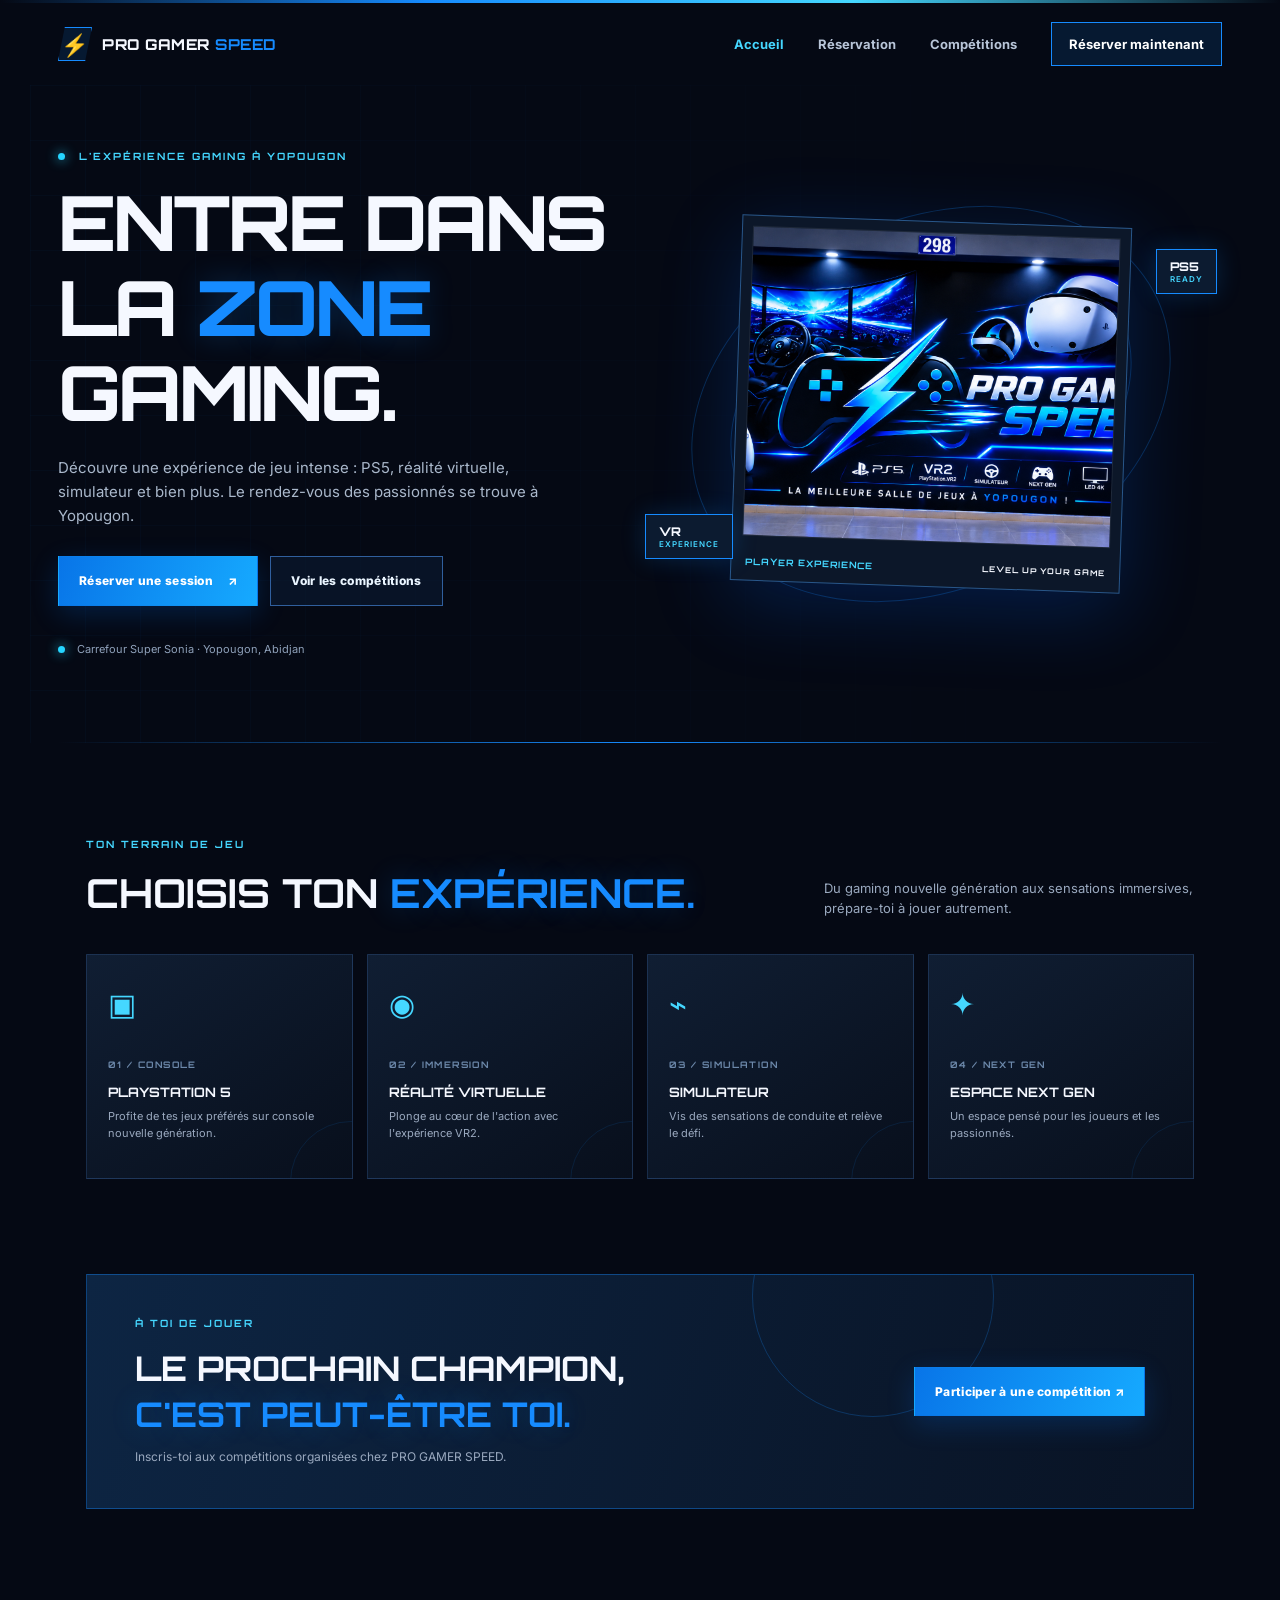
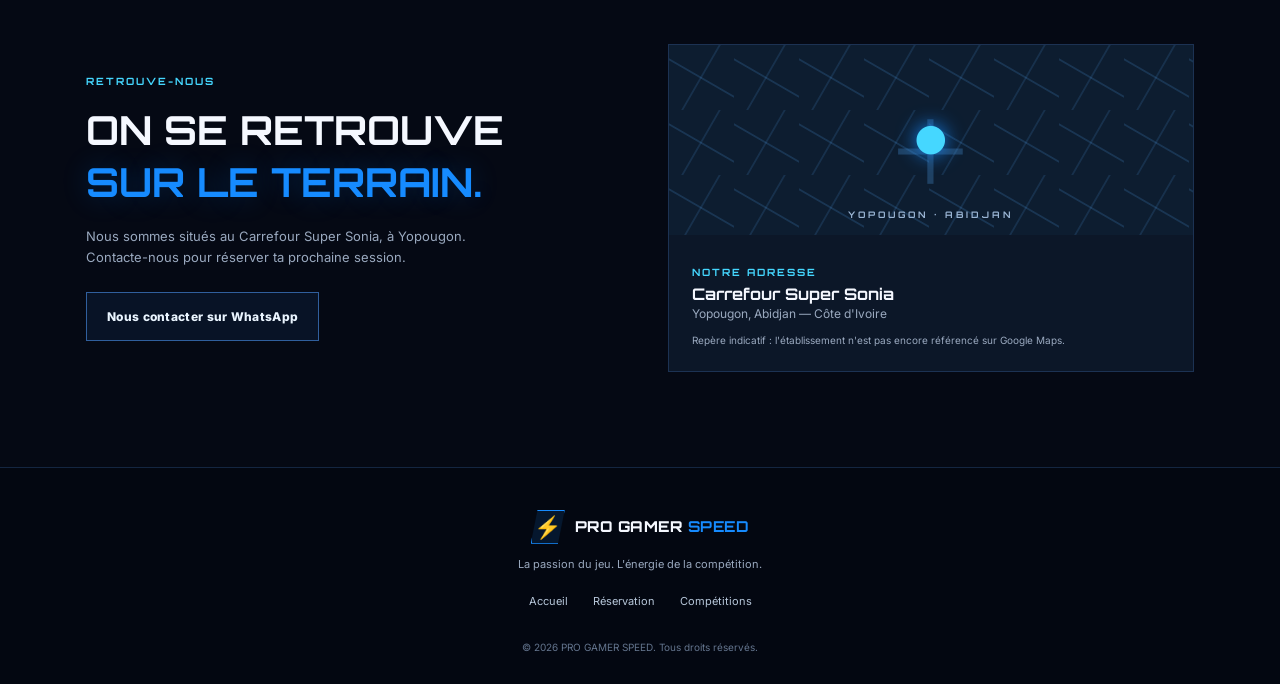
<file: index.html>
<!DOCTYPE html>
<html lang="fr">
<head>
  <meta charset="UTF-8">
  <meta name="viewport" content="width=device-width, initial-scale=1.0">
  <meta name="theme-color" content="#050914">
  <meta name="description" content="PRO GAMER SPEED, votre salle de jeux à Yopougon Carrefour Super Sonia. PS5, VR2, simulateur et compétitions gaming.">
  <title>PRO GAMER SPEED | Salle de jeux à Yopougon</title>
  <link rel="preconnect" href="https://fonts.googleapis.com">
  <link rel="preconnect" href="https://fonts.gstatic.com" crossorigin>
  <link href="https://fonts.googleapis.com/css2?family=Orbitron:wght@500;600;700;800&family=Inter:wght@400;500;600;700;800&display=swap" rel="stylesheet">
  <link rel="stylesheet" href="style.css">
</head>
<body>
  <div class="topline"></div>
  <header class="site-header">
    <a class="brand" href="index.html" aria-label="PRO GAMER SPEED accueil">
      <span class="brand-mark">⚡</span><span>PRO GAMER <b>SPEED</b></span>
    </a>
    <button class="menu-toggle" aria-label="Ouvrir le menu" aria-expanded="false"><span></span><span></span><span></span></button>
    <nav class="nav">
      <a class="active" href="index.html">Accueil</a>
      <a href="reservation.html">Réservation</a>
      <a href="competition.html">Compétitions</a>
      <a class="nav-cta" href="reservation.html">Réserver maintenant</a>
    </nav>
  </header>

  <main>
    <section class="hero">
      <div class="hero-grid"></div>
      <div class="hero-content">
        <p class="eyebrow"><span class="pulse"></span> L'EXPÉRIENCE GAMING À YOPOUGON</p>
        <h1>ENTRE DANS<br>LA <span class="blue-text">ZONE</span><br>GAMING.</h1>
        <p class="hero-copy">Découvre une expérience de jeu intense : PS5, réalité virtuelle, simulateur et bien plus. Le rendez-vous des passionnés se trouve à Yopougon.</p>
        <div class="hero-actions">
          <a class="btn btn-primary" href="reservation.html">Réserver une session <span>↗</span></a>
          <a class="btn btn-outline" href="competition.html">Voir les compétitions</a>
        </div>
        <div class="hero-location"><span class="location-dot"></span> Carrefour Super Sonia · Yopougon, Abidjan</div>
      </div>
      <div class="hero-visual">
        <div class="hero-ring ring-one"></div><div class="hero-ring ring-two"></div>
        <div class="hero-card">
          <img src="assets/image/affiche.png" alt="Affiche PRO GAMER SPEED présentant les équipements gaming">
          <div class="hero-card-label"><span>PLAYER EXPERIENCE</span><strong>LEVEL UP YOUR GAME</strong></div>
        </div>
        <div class="floating-tag tag-top">PS5 <small>READY</small></div>
        <div class="floating-tag tag-bottom">VR <small>EXPERIENCE</small></div>
      </div>
      <div class="hero-bottom-line"></div>
    </section>

    <section class="section equipment-section">
      <div class="section-heading">
        <div><p class="eyebrow">TON TERRAIN DE JEU</p><h2>CHOISIS TON <span class="blue-text">EXPÉRIENCE.</span></h2></div>
        <p>Du gaming nouvelle génération aux sensations immersives, prépare-toi à jouer autrement.</p>
      </div>
      <div class="equipment-grid">
        <article class="equipment-card"><div class="equipment-icon">▣</div><span class="card-number">01 / CONSOLE</span><h3>PLAYSTATION 5</h3><p>Profite de tes jeux préférés sur console nouvelle génération.</p></article>
        <article class="equipment-card"><div class="equipment-icon">◉</div><span class="card-number">02 / IMMERSION</span><h3>RÉALITÉ VIRTUELLE</h3><p>Plonge au cœur de l'action avec l'expérience VR2.</p></article>
        <article class="equipment-card"><div class="equipment-icon">⌁</div><span class="card-number">03 / SIMULATION</span><h3>SIMULATEUR</h3><p>Vis des sensations de conduite et relève le défi.</p></article>
        <article class="equipment-card"><div class="equipment-icon">✦</div><span class="card-number">04 / NEXT GEN</span><h3>ESPACE NEXT GEN</h3><p>Un espace pensé pour les joueurs et les passionnés.</p></article>
      </div>
    </section>

    <section class="competition-banner">
      <div><p class="eyebrow">À TOI DE JOUER</p><h2>LE PROCHAIN CHAMPION,<br><span class="blue-text">C'EST PEUT-ÊTRE TOI.</span></h2><p>Inscris-toi aux compétitions organisées chez PRO GAMER SPEED.</p></div>
      <a class="btn btn-primary" href="competition.html">Participer à une compétition ↗</a>
    </section>

    <section class="section visit-section">
      <div class="visit-copy"><p class="eyebrow">RETROUVE-NOUS</p><h2>ON SE RETROUVE<br><span class="blue-text">SUR LE TERRAIN.</span></h2><p>Nous sommes situés au Carrefour Super Sonia, à Yopougon. Contacte-nous pour réserver ta prochaine session.</p><a class="btn btn-outline" href="https://wa.me/2250768901166" target="_blank" rel="noopener">Nous contacter sur WhatsApp</a></div>
      <div class="address-card"><div class="map-placeholder"><span class="map-cross">+</span><span class="map-pin">●</span><span class="map-caption">YOPOUGON · ABIDJAN</span></div><div class="address-details"><span class="eyebrow">NOTRE ADRESSE</span><h3>Carrefour Super Sonia</h3><p>Yopougon, Abidjan — Côte d'Ivoire</p><p class="muted small">Repère indicatif : l'établissement n'est pas encore référencé sur Google Maps.</p></div></div>
    </section>
  </main>

  <footer class="footer"><a class="brand" href="index.html"><span class="brand-mark">⚡</span><span>PRO GAMER <b>SPEED</b></span></a><p>La passion du jeu. L'énergie de la compétition.</p><div class="footer-links"><a href="index.html">Accueil</a><a href="reservation.html">Réservation</a><a href="competition.html">Compétitions</a></div><small>© <span data-year></span> PRO GAMER SPEED. Tous droits réservés.</small></footer>
  <script src="script.js"></script>
</body>
</html>
</file>
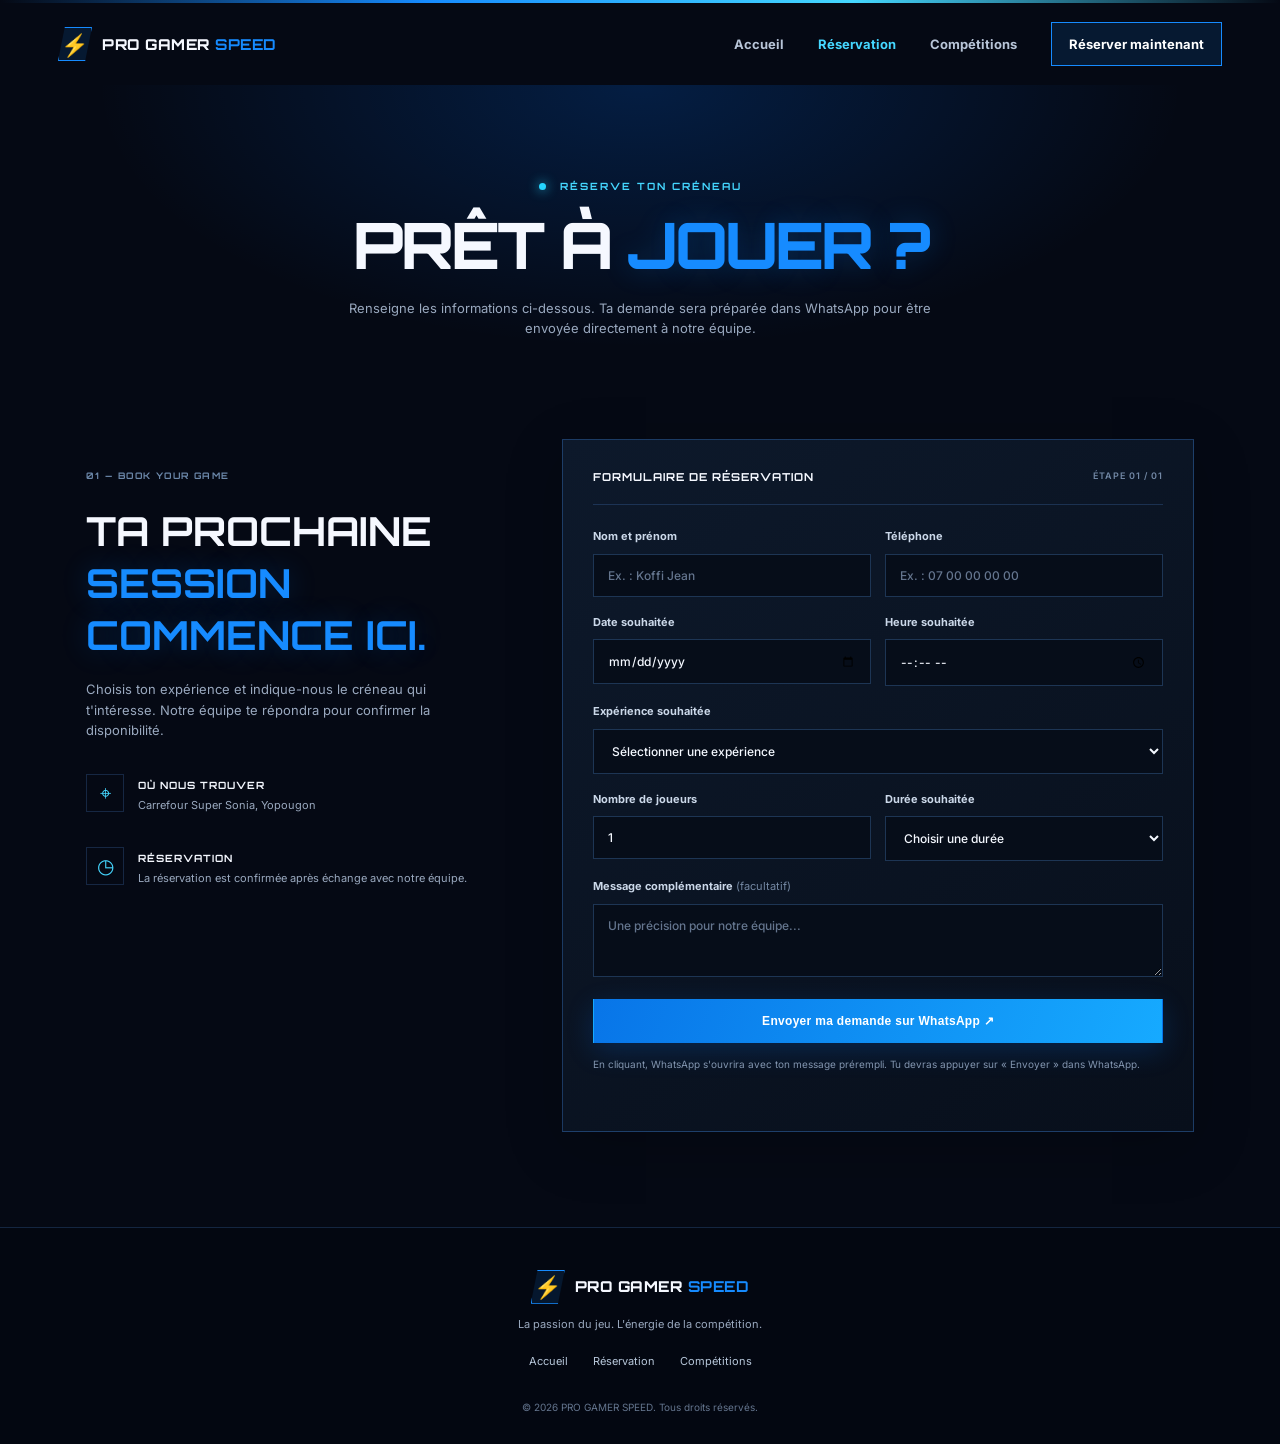
<file: reservation.html>
<!DOCTYPE html>
<html lang="fr">
<head>
  <meta charset="UTF-8"><meta name="viewport" content="width=device-width, initial-scale=1.0"><meta name="theme-color" content="#050914">
  <title>Réserver une session | PRO GAMER SPEED</title>
  <link rel="preconnect" href="https://fonts.googleapis.com"><link rel="preconnect" href="https://fonts.gstatic.com" crossorigin>
  <link href="https://fonts.googleapis.com/css2?family=Orbitron:wght@500;600;700;800&family=Inter:wght@400;500;600;700;800&display=swap" rel="stylesheet"><link rel="stylesheet" href="style.css">
</head>
<body>
  <div class="topline"></div>
  <header class="site-header"><a class="brand" href="index.html"><span class="brand-mark">⚡</span><span>PRO GAMER <b>SPEED</b></span></a><button class="menu-toggle" aria-label="Ouvrir le menu" aria-expanded="false"><span></span><span></span><span></span></button><nav class="nav"><a href="index.html">Accueil</a><a class="active" href="reservation.html">Réservation</a><a href="competition.html">Compétitions</a><a class="nav-cta" href="reservation.html">Réserver maintenant</a></nav></header>
  <main>
    <section class="page-hero"><p class="eyebrow"><span class="pulse"></span> RÉSERVE TON CRÉNEAU</p><h1>PRÊT À <span class="blue-text">JOUER ?</span></h1><p>Renseigne les informations ci-dessous. Ta demande sera préparée dans WhatsApp pour être envoyée directement à notre équipe.</p></section>
    <section class="form-layout section">
      <div class="form-aside"><span class="aside-number">01 — BOOK YOUR GAME</span><h2>TA PROCHAINE<br><span class="blue-text">SESSION COMMENCE ICI.</span></h2><p>Choisis ton expérience et indique-nous le créneau qui t'intéresse. Notre équipe te répondra pour confirmer la disponibilité.</p><div class="aside-info"><span class="info-icon">⌖</span><div><b>OÙ NOUS TROUVER</b><p>Carrefour Super Sonia, Yopougon</p></div></div><div class="aside-info"><span class="info-icon">◷</span><div><b>RÉSERVATION</b><p>La réservation est confirmée après échange avec notre équipe.</p></div></div></div>
      <form id="booking-form" class="form-card">
        <div class="form-title"><span>FORMULAIRE DE RÉSERVATION</span><span class="step">ÉTAPE 01 / 01</span></div>
        <div class="field-row"><label>Nom et prénom<input name="fullname" type="text" placeholder="Ex. : Koffi Jean" required minlength="2"></label><label>Téléphone<input name="phone" type="tel" placeholder="Ex. : 07 00 00 00 00" required></label></div>
        <div class="field-row"><label>Date souhaitée<input name="date" type="date" required></label><label>Heure souhaitée<input name="time" type="time" required></label></div>
        <label>Expérience souhaitée<select name="game" required><option value="">Sélectionner une expérience</option><option>PlayStation 5</option><option>Réalité virtuelle VR2</option><option>Simulateur</option><option>Espace Next Gen</option><option>Autre / À préciser</option></select></label>
        <div class="field-row"><label>Nombre de joueurs<input name="players" type="number" min="1" max="20" value="1" required></label><label>Durée souhaitée<select name="duration" required><option value="">Choisir une durée</option><option>30 minutes</option><option>1 heure</option><option>2 heures</option><option>3 heures</option><option>À définir</option></select></label></div>
        <label>Message complémentaire <span class="optional">(facultatif)</span><textarea name="message" rows="3" placeholder="Une précision pour notre équipe..."></textarea></label>
        <button class="btn btn-primary btn-full" type="submit">Envoyer ma demande sur WhatsApp ↗</button>
        <p class="form-note">En cliquant, WhatsApp s'ouvrira avec ton message prérempli. Tu devras appuyer sur « Envoyer » dans WhatsApp.</p><p class="form-feedback" id="booking-feedback" role="status"></p>
      </form>
    </section>
  </main>
  <footer class="footer"><a class="brand" href="index.html"><span class="brand-mark">⚡</span><span>PRO GAMER <b>SPEED</b></span></a><p>La passion du jeu. L'énergie de la compétition.</p><div class="footer-links"><a href="index.html">Accueil</a><a href="reservation.html">Réservation</a><a href="competition.html">Compétitions</a></div><small>© <span data-year></span> PRO GAMER SPEED. Tous droits réservés.</small></footer>
  <script src="script.js"></script>
</body>
</html>
</file>
<file: style.css>
@import url('https://fonts.googleapis.com/css2?family=Orbitron:wght@500;600;700;800&family=Inter:wght@400;500;600;700;800&display=swap');
:root{--bg:#050914;--panel:#0b1425;--panel2:#101d32;--blue:#168bff;--cyan:#45d7ff;--white:#f5f8ff;--muted:#9aa9bf;--line:rgba(89,158,255,.2);--font:'Inter',sans-serif;--display:'Orbitron',sans-serif}
*{box-sizing:border-box;margin:0;padding:0}html{scroll-behavior:smooth}body{background:var(--bg);color:var(--white);font-family:var(--font);line-height:1.6;overflow-x:hidden}a{color:inherit;text-decoration:none}.topline{height:3px;background:linear-gradient(90deg,transparent,var(--blue),var(--cyan),transparent)}.site-header{height:82px;max-width:1220px;margin:auto;padding:0 28px;display:flex;align-items:center;justify-content:space-between;position:relative;z-index:10}.brand{display:flex;align-items:center;gap:10px;font:800 15px var(--display);letter-spacing:.5px}.brand b{color:var(--blue)}.brand-mark{display:grid;place-items:center;width:34px;height:34px;border:1px solid var(--blue);color:var(--cyan);font-size:22px;clip-path:polygon(20% 0,100% 0,80% 100%,0 100%);background:rgba(22,139,255,.12)}.nav{display:flex;align-items:center;gap:34px;font-size:13px;font-weight:700;color:#b8c5d8}.nav a{transition:.2s}.nav a:hover,.nav a.active{color:var(--cyan)}.nav .nav-cta{padding:11px 17px;border:1px solid var(--blue);color:white;background:rgba(22,139,255,.12)}.menu-toggle{display:none;background:none;border:0}.hero{min-height:620px;position:relative;display:grid;grid-template-columns:1fr 1fr;align-items:center;max-width:1220px;margin:auto;padding:65px 28px 85px;overflow:hidden}.hero-grid{position:absolute;inset:0;opacity:.16;background-image:linear-gradient(rgba(22,139,255,.2) 1px,transparent 1px),linear-gradient(90deg,rgba(22,139,255,.2) 1px,transparent 1px);background-size:55px 55px;mask-image:linear-gradient(90deg,black,transparent 90%)}.hero-content{position:relative;z-index:2}.eyebrow{font:700 10px var(--display);letter-spacing:2px;color:var(--cyan);margin-bottom:17px}.pulse,.location-dot{display:inline-block;width:7px;height:7px;border-radius:50%;background:#25d5ff;box-shadow:0 0 12px #25d5ff;margin-right:9px}.hero h1,.page-hero h1{font:800 clamp(43px,6vw,76px)/1.12 var(--display);letter-spacing:-3px}.blue-text{color:var(--blue);text-shadow:0 0 28px rgba(22,139,255,.24)}.hero-copy{max-width:500px;color:#aab8cb;margin:22px 0 28px;font-size:15px}.hero-actions{display:flex;flex-wrap:wrap;gap:12px}.btn{display:inline-flex;align-items:center;justify-content:center;gap:15px;padding:14px 20px;font-size:12px;font-weight:800;letter-spacing:.3px;border:1px solid transparent;cursor:pointer;transition:.2s}.btn-primary{background:linear-gradient(110deg,#0875e8,#16aaff);color:white;box-shadow:0 8px 28px rgba(0,119,255,.2)}.btn-primary:hover{filter:brightness(1.15);transform:translateY(-2px)}.btn-outline{border-color:rgba(81,157,255,.55);color:#eaf5ff;background:rgba(12,31,56,.5)}.btn-outline:hover{background:rgba(22,139,255,.16)}.hero-location{margin-top:35px;color:#8fa1ba;font-size:11px}.hero-visual{height:440px;position:relative;display:grid;place-items:center}.hero-ring{position:absolute;border:1px solid rgba(22,139,255,.25);border-radius:50%;transform:rotate(-25deg)}.ring-one{width:420px;height:300px}.ring-two{width:500px;height:370px}.hero-card{width:min(82%,390px);position:relative;z-index:1;padding:10px;background:#0c1729;border:1px solid rgba(76,165,255,.45);box-shadow:0 20px 80px rgba(0,100,255,.22);transform:rotate(2deg)}.hero-card img{width:100%;height:310px;object-fit:cover;object-position:center;border:1px solid rgba(255,255,255,.08)}.hero-card-label{display:flex;justify-content:space-between;align-items:center;padding:12px 4px 3px;font:700 9px var(--display);letter-spacing:1px}.hero-card-label span{color:var(--cyan)}.hero-card-label strong{font-size:8px}.floating-tag{position:absolute;z-index:2;padding:9px 13px;background:#0c1b30;border:1px solid var(--blue);font:800 12px var(--display);box-shadow:0 0 24px rgba(22,139,255,.2)}.floating-tag small{display:block;font:600 8px var(--font);color:var(--cyan);letter-spacing:1px}.tag-top{top:65px;right:5px}.tag-bottom{bottom:65px;left:5px}.hero-bottom-line{position:absolute;bottom:0;left:28px;right:28px;height:1px;background:linear-gradient(90deg,transparent,var(--blue),transparent)}.section{max-width:1164px;margin:auto;padding:95px 28px}.section-heading{display:flex;justify-content:space-between;align-items:end;gap:35px;margin-bottom:35px}.section-heading h2,.visit-copy h2,.competition-intro h2,.form-aside h2{font:700 clamp(26px,3.4vw,40px)/1.3 var(--display)}.section-heading>p{max-width:370px;color:var(--muted);font-size:13px}.equipment-grid{display:grid;grid-template-columns:repeat(4,1fr);gap:14px}.equipment-card{min-height:225px;padding:25px 21px;background:linear-gradient(145deg,#101e33,#080f1c);border:1px solid var(--line);position:relative;overflow:hidden}.equipment-card:after{content:"";position:absolute;width:120px;height:120px;border:1px solid rgba(22,139,255,.12);border-radius:50%;right:-60px;bottom:-65px}.equipment-icon{font-size:30px;color:var(--cyan);margin-bottom:22px}.card-number,.aside-number{font:700 9px var(--display);color:#6c88aa;letter-spacing:1.4px}.equipment-card h3{font:700 13px var(--display);margin:8px 0}.equipment-card p{font-size:11px;color:var(--muted)}.competition-banner{max-width:1108px;margin:0 auto 40px;padding:42px 48px;display:flex;align-items:center;justify-content:space-between;gap:25px;background:linear-gradient(105deg,#0d2543,#091324);border:1px solid rgba(22,139,255,.4);position:relative;overflow:hidden}.competition-banner:after{content:"";position:absolute;right:18%;top:-100px;width:240px;height:240px;border:1px solid rgba(22,139,255,.25);border-radius:50%}.competition-banner h2{font:700 clamp(23px,3vw,34px)/1.35 var(--display);margin-bottom:9px}.competition-banner p:not(.eyebrow){font-size:12px;color:var(--muted)}.competition-banner .btn{position:relative;z-index:1;white-space:nowrap}.visit-section{display:grid;grid-template-columns:1fr 1fr;gap:55px;align-items:center}.visit-copy>p:not(.eyebrow){color:var(--muted);font-size:13px;max-width:430px;margin:18px 0 24px}.address-card{background:#0c1728;border:1px solid var(--line)}.map-placeholder{height:190px;position:relative;overflow:hidden;display:grid;place-items:center;background-color:#0d1d30;background-image:linear-gradient(30deg,transparent 48%,rgba(75,151,223,.2) 49%,rgba(75,151,223,.2) 50%,transparent 51%),linear-gradient(120deg,transparent 48%,rgba(75,151,223,.16) 49%,rgba(75,151,223,.16) 50%,transparent 51%);background-size:65px 65px}.map-cross{position:absolute;color:rgba(72,148,220,.3);font-size:150px;font-weight:200}.map-pin{font-size:38px;color:var(--cyan);text-shadow:0 0 20px var(--blue);z-index:1}.map-caption{position:absolute;bottom:15px;font:700 9px var(--display);letter-spacing:3px;color:#9ab5d4}.address-details{padding:23px}.address-details h3{font:700 16px var(--display)}.address-details p{font-size:12px;color:var(--muted)}.small{font-size:10px!important;margin-top:9px}.footer{padding:42px 25px 25px;text-align:center;border-top:1px solid var(--line);background:#030711}.footer>.brand{justify-content:center}.footer>p{color:var(--muted);font-size:11px;margin:12px 0 20px}.footer-links{display:flex;justify-content:center;gap:25px;font-size:11px;color:#b7c7da;margin-bottom:22px}.footer small{color:#64758e;font-size:10px}.page-hero{text-align:center;padding:95px 24px 55px;background:radial-gradient(ellipse at 50% 0,rgba(0,113,255,.2),transparent 60%)}.page-hero h1{font-size:clamp(38px,6vw,64px)}.page-hero>p:last-child{max-width:610px;margin:17px auto 0;color:var(--muted);font-size:13px}.form-layout{display:grid;grid-template-columns:.8fr 1.2fr;gap:55px;align-items:start;padding-top:45px}.form-aside{padding-top:22px}.form-aside h2{margin:18px 0}.form-aside>p{font-size:13px;color:var(--muted);max-width:390px}.aside-info{display:flex;gap:14px;margin-top:30px;align-items:center}.info-icon{width:38px;height:38px;display:grid;place-items:center;color:var(--cyan);border:1px solid var(--line);font-size:20px}.aside-info b{font:700 10px var(--display);letter-spacing:1px}.aside-info p{font-size:11px;color:var(--muted)}.form-card{padding:30px;background:linear-gradient(145deg,#0d192b,#080f1b);border:1px solid rgba(72,151,255,.3);box-shadow:0 15px 55px rgba(0,0,0,.2)}.form-title{display:flex;justify-content:space-between;gap:10px;padding-bottom:20px;margin-bottom:23px;border-bottom:1px solid var(--line);font:700 11px var(--display);letter-spacing:1px}.step{font:600 9px var(--font);color:#7288a5}.form-card label{display:block;font-size:11px;font-weight:700;color:#cbd8e9;margin-bottom:17px}.form-card input,.form-card select,.form-card textarea{display:block;width:100%;margin-top:8px;padding:13px 14px;background:#060d19;border:1px solid #1d3554;color:#f4f8ff;font:500 12px var(--font);outline:none;border-radius:0}.form-card input:focus,.form-card select:focus,.form-card textarea:focus{border-color:var(--blue);box-shadow:0 0 0 2px rgba(22,139,255,.12)}.form-card input::placeholder,.form-card textarea::placeholder{color:#64758e}.field-row{display:grid;grid-template-columns:1fr 1fr;gap:14px}.optional{color:#7488a3;font-weight:400}.btn-full{width:100%;margin-top:5px}.form-note,.form-feedback{font-size:10px;color:#8295af;margin-top:13px}.form-feedback{color:var(--cyan);min-height:16px}.competition-intro{display:flex;justify-content:space-between;gap:35px;align-items:center;padding-top:25px;padding-bottom:30px}.competition-intro>div:first-child{max-width:520px}.competition-intro h2{margin-bottom:12px}.competition-intro>div:first-child>p:last-child{font-size:12px;color:var(--muted)}.notice-card{display:flex;gap:13px;max-width:390px;padding:18px;background:#0d1b2e;border:1px solid var(--line)}.notice-icon{flex:0 0 28px;height:28px;display:grid;place-items:center;background:rgba(22,139,255,.15);color:var(--cyan);font-weight:800}.notice-card b{font:700 10px var(--display);letter-spacing:1px}.notice-card p{font-size:10px;color:var(--muted);margin-top:5px}.competition-form-section{padding-top:15px;display:grid;grid-template-columns:1fr .72fr;gap:25px;align-items:start}.consent{display:flex!important;gap:10px;align-items:flex-start;font-weight:500!important;line-height:1.5}.consent input{width:15px;height:15px;margin:1px 0 0;accent-color:var(--blue)}.ticket-result{padding:28px;background:#f6f9ff;color:#07101f;border-top:4px solid var(--blue);box-shadow:0 15px 45px rgba(0,0,0,.25)}.ticket-result[hidden]{display:none}.ticket-top{display:flex;justify-content:space-between;gap:10px;align-items:center}.ticket-top .eyebrow{color:#1679db;font-size:8px;margin:0}.ticket-status{font:800 8px var(--display);color:#087b51;border:1px solid #a8ddc7;padding:5px 7px}.ticket-result h2{font:800 24px/1.3 var(--display);margin:24px 0 10px}.ticket-number{font:800 13px var(--display);letter-spacing:1px;padding:12px 0;border-top:1px dashed #aab9ca;border-bottom:1px dashed #aab9ca}.ticket-data{display:grid;gap:13px;margin:20px 0}.ticket-data div span{display:block;font:700 8px var(--display);color:#6a7c93;letter-spacing:1px}.ticket-data div strong{font-size:12px}.ticket-qr-wrap{display:flex;align-items:center;gap:15px;border-top:1px solid #d8e1ed;padding-top:18px}.ticket-qr-wrap>div{background:white;padding:5px;min-width:160px;min-height:160px;display:grid;place-items:center}.ticket-qr-wrap>span{font:700 9px var(--display);color:#536780}.ticket-warning{font-size:9px;color:#697b91;margin:15px 0}.ticket-result .btn{color:#0b2543;border-color:#0d6fd0}.ticket-result .btn:hover{color:white}.competition-hero{padding-bottom:45px}
@media(max-width:850px){.nav{gap:18px}.hero{min-height:560px}.hero-visual{height:370px}.hero-card img{height:260px}.equipment-grid{grid-template-columns:repeat(2,1fr)}.form-layout{gap:25px}.competition-form-section{grid-template-columns:1fr}.ticket-result{max-width:520px}.competition-banner{margin-left:20px;margin-right:20px}}
@media(max-width:650px){.site-header{height:70px;padding:0 19px}.brand{font-size:12px}.menu-toggle{display:flex;width:38px;height:38px;flex-direction:column;justify-content:center;gap:5px;align-items:center;border:1px solid var(--line);z-index:12}.menu-toggle span{width:18px;height:2px;background:var(--cyan);transition:.2s}.menu-toggle.is-open span:first-child{transform:translateY(7px) rotate(45deg)}.menu-toggle.is-open span:nth-child(2){opacity:0}.menu-toggle.is-open span:last-child{transform:translateY(-7px) rotate(-45deg)}.nav{display:none;position:absolute;top:69px;left:0;right:0;padding:20px;background:#07101f;border-bottom:1px solid var(--line);flex-direction:column;align-items:stretch;gap:0}.nav.open{display:flex}.nav a{padding:13px 5px;border-bottom:1px solid rgba(89,158,255,.1)}.nav .nav-cta{text-align:center;margin-top:12px;border:1px solid var(--blue)}.hero{grid-template-columns:1fr;padding:60px 22px 45px;min-height:auto}.hero h1{font-size:51px}.hero-copy{font-size:13px}.hero-visual{height:340px;margin-top:15px}.hero-card{width:min(78%,330px)}.hero-card img{height:235px}.ring-one{width:320px;height:230px}.ring-two{width:370px;height:280px}.tag-top{right:0;top:45px}.tag-bottom{left:0;bottom:40px}.section{padding:65px 20px}.section-heading{display:block}.section-heading>p{margin-top:14px}.equipment-grid{gap:10px}.equipment-card{padding:19px 15px;min-height:210px}.equipment-card h3{font-size:11px}.competition-banner{margin:0 20px 15px;padding:28px 22px;display:block}.competition-banner .btn{margin-top:20px;width:100%}.visit-section{grid-template-columns:1fr;gap:30px}.page-hero{padding:70px 20px 35px}.page-hero h1{font-size:40px;letter-spacing:-2px}.page-hero>p:last-child{font-size:12px}.form-layout{grid-template-columns:1fr;padding-top:25px;gap:25px}.form-aside{padding-top:0}.form-aside h2{font-size:27px}.form-card{padding:21px 17px}.field-row{grid-template-columns:1fr;gap:0}.competition-intro{display:block;padding-top:20px}.notice-card{margin-top:22px}.competition-form-section{padding-top:10px}.ticket-result{padding:20px}.ticket-qr-wrap{flex-direction:column;align-items:flex-start}.footer-links{gap:16px;flex-wrap:wrap}}
@media print{body{background:white}.site-header,.topline,footer,.page-hero,.competition-intro,.competition-form-section>.form-card,.ticket-result .btn{display:none!important}.competition-form-section{display:block;padding:0}.ticket-result{display:block!important;max-width:600px;margin:20px auto;box-shadow:none;border:1px solid #ccd6e2}.ticket-result[hidden]{display:block!important}}
</file>
